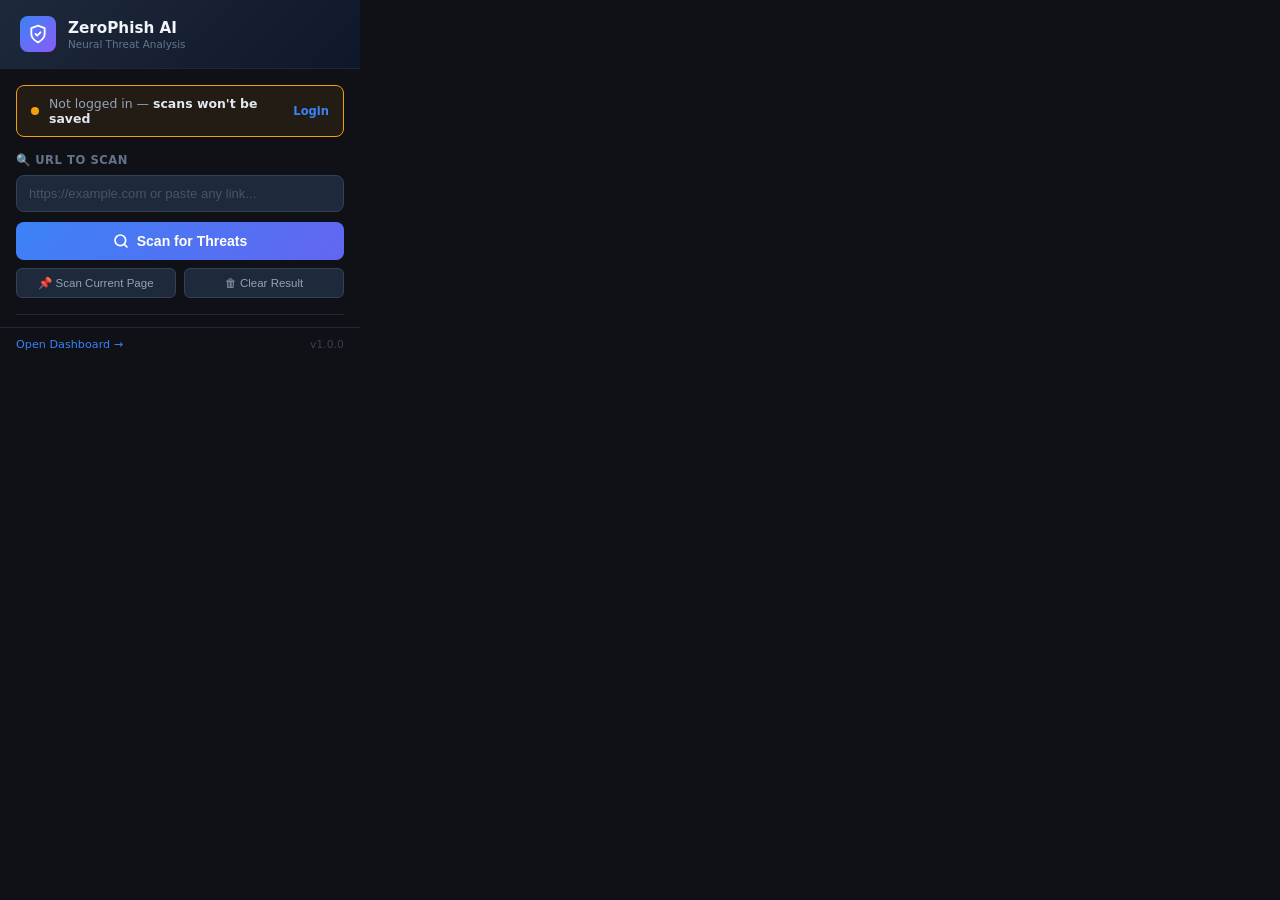
<file: extension/popup.html>
<!DOCTYPE html>
<html lang="en">
<head>
  <meta charset="UTF-8">
  <meta name="viewport" content="width=device-width, initial-scale=1.0">
  <title>ZeroPhish AI</title>
  <style>
    * { margin: 0; padding: 0; box-sizing: border-box; }

    body {
      width: 360px;
      min-height: 480px;
      font-family: 'Segoe UI', system-ui, -apple-system, sans-serif;
      background: #0f1117;
      color: #e2e8f0;
    }

    /* ── Header ── */
    .header {
      background: linear-gradient(135deg, #1e293b 0%, #0f172a 100%);
      padding: 16px 20px;
      border-bottom: 1px solid #1e293b;
      display: flex;
      align-items: center;
      gap: 12px;
    }
    .logo {
      width: 36px; height: 36px;
      background: linear-gradient(135deg, #3b82f6, #8b5cf6);
      border-radius: 8px;
      display: flex; align-items: center; justify-content: center;
    }
    .logo svg { width: 20px; height: 20px; }
    .brand-name { font-size: 0.95rem; font-weight: 700; color: #f1f5f9; }
    .brand-sub  { font-size: 0.65rem; color: #64748b; margin-top: 1px; }

    /* ── Token Status ── */
    .auth-banner {
      background: #1e293b;
      border: 1px solid #334155;
      border-radius: 8px;
      padding: 10px 14px;
      margin: 16px 16px 0;
      display: flex;
      align-items: center;
      gap: 10px;
      font-size: 0.78rem;
    }
    .auth-banner.logged-in { border-color: #10b981; background: rgba(16,185,129,0.08); }
    .auth-banner.logged-out { border-color: #f59e0b; background: rgba(245,158,11,0.08); }
    .auth-dot { width: 8px; height: 8px; border-radius: 50%; flex-shrink: 0; }
    .auth-dot.green { background: #10b981; }
    .auth-dot.yellow { background: #f59e0b; }
    .auth-text { flex: 1; color: #94a3b8; }
    .auth-text strong { color: #e2e8f0; }
    .btn-login-link {
      font-size: 0.72rem; color: #3b82f6; text-decoration: none;
      font-weight: 600; white-space: nowrap;
    }

    /* ── Scan Input ── */
    .scan-section { padding: 16px; }
    .scan-label { font-size: 0.72rem; color: #64748b; margin-bottom: 8px; font-weight: 600; letter-spacing: 0.05em; text-transform: uppercase; }
    .url-input-wrap { position: relative; }
    .url-input {
      width: 100%; padding: 10px 38px 10px 12px;
      background: #1e293b; border: 1px solid #334155; border-radius: 8px;
      color: #e2e8f0; font-size: 0.82rem; outline: none;
      transition: border-color 0.2s;
    }
    .url-input:focus { border-color: #3b82f6; }
    .url-input::placeholder { color: #475569; }
    .btn-clear-url {
      position: absolute; right: 10px; top: 50%; transform: translateY(-50%);
      background: none; border: none; color: #475569; cursor: pointer;
      font-size: 0.9rem; padding: 2px; display: none;
    }
    .btn-clear-url.visible { display: block; }

    .btn-scan {
      width: 100%; margin-top: 10px; padding: 11px;
      background: linear-gradient(135deg, #3b82f6, #6366f1);
      border: none; border-radius: 8px; color: white;
      font-size: 0.875rem; font-weight: 600; cursor: pointer;
      transition: opacity 0.2s, transform 0.1s;
      display: flex; align-items: center; justify-content: center; gap: 8px;
    }
    .btn-scan:hover { opacity: 0.92; }
    .btn-scan:active { transform: scale(0.98); }
    .btn-scan:disabled { opacity: 0.5; cursor: not-allowed; }

    .quick-btns { display: flex; gap: 8px; margin-top: 8px; }
    .btn-quick {
      flex: 1; padding: 7px; background: #1e293b; border: 1px solid #334155;
      border-radius: 6px; color: #94a3b8; font-size: 0.72rem; cursor: pointer;
      transition: all 0.15s; text-align: center;
    }
    .btn-quick:hover { border-color: #3b82f6; color: #3b82f6; }

    /* ── Result Card ── */
    .result-card {
      margin: 0 16px 16px;
      border-radius: 10px;
      border: 1px solid #334155;
      overflow: hidden;
      display: none;
    }
    .result-card.visible { display: block; }

    .result-header {
      padding: 14px 16px;
      display: flex; align-items: center; gap: 12px;
    }
    .result-header.safe    { background: rgba(16,185,129,0.12); }
    .result-header.low     { background: rgba(234,179,8,0.10); }
    .result-header.medium  { background: rgba(249,115,22,0.12); }
    .result-header.high    { background: rgba(239,68,68,0.12); }

    .risk-icon {
      width: 40px; height: 40px; border-radius: 50%;
      display: flex; align-items: center; justify-content: center; flex-shrink: 0;
    }
    .risk-icon.safe   { background: rgba(16,185,129,0.2); color: #10b981; }
    .risk-icon.low    { background: rgba(234,179,8,0.2); color: #eab308; }
    .risk-icon.medium { background: rgba(249,115,22,0.2); color: #f97316; }
    .risk-icon.high   { background: rgba(239,68,68,0.2); color: #ef4444; }

    .result-label { font-size: 0.7rem; color: #94a3b8; margin-bottom: 2px; }
    .result-verdict { font-size: 1rem; font-weight: 700; }
    .verdict-safe   { color: #10b981; }
    .verdict-low    { color: #eab308; }
    .verdict-medium { color: #f97316; }
    .verdict-high   { color: #ef4444; }

    .score-bar-wrap { margin: 12px 16px 0; }
    .score-bar-label { display: flex; justify-content: space-between; margin-bottom: 5px; font-size: 0.7rem; color: #64748b; }
    .score-bar-bg { height: 6px; background: #1e293b; border-radius: 99px; overflow: hidden; }
    .score-bar-fill { height: 100%; border-radius: 99px; transition: width 0.6s cubic-bezier(0.4,0,0.2,1); }
    .fill-safe   { background: linear-gradient(90deg, #10b981, #34d399); }
    .fill-low    { background: linear-gradient(90deg, #eab308, #fbbf24); }
    .fill-medium { background: linear-gradient(90deg, #f97316, #fb923c); }
    .fill-high   { background: linear-gradient(90deg, #ef4444, #f87171); }

    .result-details { padding: 12px 16px 14px; border-top: 1px solid #1e293b; }
    .detail-title { font-size: 0.7rem; color: #64748b; margin-bottom: 8px; font-weight: 600; text-transform: uppercase; letter-spacing: 0.04em; }
    .detail-text { font-size: 0.78rem; color: #94a3b8; line-height: 1.5; }

    .flag-list { display: flex; flex-wrap: wrap; gap: 5px; margin-top: 8px; }
    .flag-pill {
      padding: 3px 8px; border-radius: 99px; font-size: 0.68rem; font-weight: 500;
      background: rgba(239,68,68,0.12); color: #f87171; border: 1px solid rgba(239,68,68,0.2);
    }

    /* ── Loading ── */
    .loading-wrap {
      display: none; flex-direction: column; align-items: center;
      padding: 24px 16px; gap: 12px;
    }
    .loading-wrap.visible { display: flex; }
    .spinner {
      width: 36px; height: 36px;
      border: 3px solid #1e293b;
      border-top-color: #3b82f6;
      border-radius: 50%;
      animation: spin 0.8s linear infinite;
    }
    @keyframes spin { to { transform: rotate(360deg); } }
    .loading-text { font-size: 0.8rem; color: #64748b; }
    .loading-sub { font-size: 0.7rem; color: #475569; }

    /* ── Error ── */
    .error-box {
      display: none; margin: 0 16px 16px;
      background: rgba(239,68,68,0.1); border: 1px solid rgba(239,68,68,0.25);
      border-radius: 8px; padding: 10px 14px;
      font-size: 0.78rem; color: #f87171;
    }
    .error-box.visible { display: block; }

    /* ── Footer ── */
    .footer {
      padding: 10px 16px;
      border-top: 1px solid #1e293b;
      display: flex; justify-content: space-between; align-items: center;
    }
    .footer-link { font-size: 0.7rem; color: #3b82f6; text-decoration: none; }
    .footer-version { font-size: 0.68rem; color: #334155; }

    .divider { height: 1px; background: #1e293b; margin: 0 16px; }
  </style>
</head>
<body>

<!-- Header -->
<div class="header">
  <div class="logo">
    <svg viewBox="0 0 24 24" fill="none" stroke="white" stroke-width="2.2" stroke-linecap="round" stroke-linejoin="round">
      <path d="M12 22s8-4 8-10V5l-8-3-8 3v7c0 6 8 10 8 10z"/>
      <path d="m9 12 2 2 4-4"/>
    </svg>
  </div>
  <div>
    <div class="brand-name">ZeroPhish AI</div>
    <div class="brand-sub">Neural Threat Analysis</div>
  </div>
</div>

<!-- Auth Banner -->
<div class="auth-banner logged-out" id="auth-banner">
  <div class="auth-dot yellow" id="auth-dot"></div>
  <div class="auth-text" id="auth-text">Not logged in — <strong>scans won't be saved</strong></div>
  <a href="https://zerophish-ai-uxyb.onrender.com/login" target="_blank" class="btn-login-link" id="auth-action">Login</a>
</div>

<!-- Scan Section -->
<div class="scan-section">
  <div class="scan-label">🔍 URL to Scan</div>
  <div class="url-input-wrap">
    <input type="text" class="url-input" id="url-input" placeholder="https://example.com or paste any link...">
    <button class="btn-clear-url" id="btn-clear">✕</button>
  </div>

  <button class="btn-scan" id="btn-scan">
    <svg width="16" height="16" viewBox="0 0 24 24" fill="none" stroke="currentColor" stroke-width="2.5" stroke-linecap="round" stroke-linejoin="round">
      <circle cx="11" cy="11" r="8"/><line x1="21" y1="21" x2="16.65" y2="16.65"/>
    </svg>
    Scan for Threats
  </button>

  <div class="quick-btns">
    <button class="btn-quick" id="btn-current-tab">📌 Scan Current Page</button>
    <button class="btn-quick" id="btn-clear-result">🗑 Clear Result</button>
  </div>
</div>

<!-- Email Shield Section (Hidden by default) -->
<div id="email-shield-section" style="display: none; padding: 0 16px 16px;">
  <div style="background: rgba(59,130,246,0.1); border: 1px dashed rgba(59,130,246,0.3); border-radius: 8px; padding: 12px; display: flex; align-items: center; gap: 12px;">
    <div style="color: #3b82f6; font-size: 1.2rem;"><i class="fa-solid fa-envelope-shield"></i></div>
    <div style="flex: 1;">
      <div style="font-size: 0.75rem; font-weight: 700; color: #f1f5f9; margin-bottom: 2px;">Email Shield Active</div>
      <div style="font-size: 0.65rem; color: #94a3b8;">Detected Gmail/Outlook session.</div>
    </div>
    <button id="btn-scan-email" style="background: #3b82f6; border: none; border-radius: 4px; color: white; padding: 4px 10px; font-size: 0.7rem; font-weight: 700; cursor: pointer;">Scan Email</button>
  </div>
</div>

<div id="email-links-list" style="display: none; margin: 0 16px 16px; padding: 12px; background: #1e293b; border-radius: 8px; border: 1px solid #334155;">
  <div style="font-size: 0.65rem; font-weight: 700; color: #64748b; text-transform: uppercase; margin-bottom: 8px;">Links Found in Email</div>
  <div id="links-container" style="max-height: 120px; overflow-y: auto; font-size: 0.72rem;">
    <!-- Links will be injected here -->
  </div>
</div>

<div class="divider"></div>

<!-- Loading -->
<div class="loading-wrap" id="loading">
  <div class="spinner"></div>
  <div class="loading-text">Analyzing with Neural AI...</div>
  <div class="loading-sub">Checking 50+ threat databases</div>
</div>

<!-- Error -->
<div class="error-box" id="error-box"></div>

<!-- Result Card -->
<div style="height: 12px;"></div>
<div class="result-card" id="result-card">
  <div class="result-header" id="result-header">
    <div class="risk-icon" id="risk-icon">
      <svg width="20" height="20" viewBox="0 0 24 24" fill="none" stroke="currentColor" stroke-width="2.5" stroke-linecap="round" stroke-linejoin="round" id="risk-icon-svg">
        <path d="M12 22s8-4 8-10V5l-8-3-8 3v7c0 6 8 10 8 10z"/>
      </svg>
    </div>
    <div>
      <div class="result-label">Risk Assessment</div>
      <div class="result-verdict" id="result-verdict">Safe</div>
    </div>
  </div>

  <div class="score-bar-wrap">
    <div class="score-bar-label">
      <span>Threat Score</span>
      <span id="score-pct">0%</span>
    </div>
    <div class="score-bar-bg">
      <div class="score-bar-fill" id="score-bar" style="width: 0%;"></div>
    </div>
  </div>

  <div class="result-details">
    <div class="detail-title">AI Analysis</div>
    <div class="detail-text" id="result-details">No issues detected.</div>
    <div class="flag-list" id="flag-list"></div>
  </div>
</div>

<!-- Footer -->
<div class="footer">
  <a href="https://zerophish-ai-uxyb.onrender.com/dashboard" target="_blank" class="footer-link">Open Dashboard →</a>
  <span class="footer-version">v1.0.0</span>
</div>

<script src="popup.js"></script>
</body>
</html>
</file>
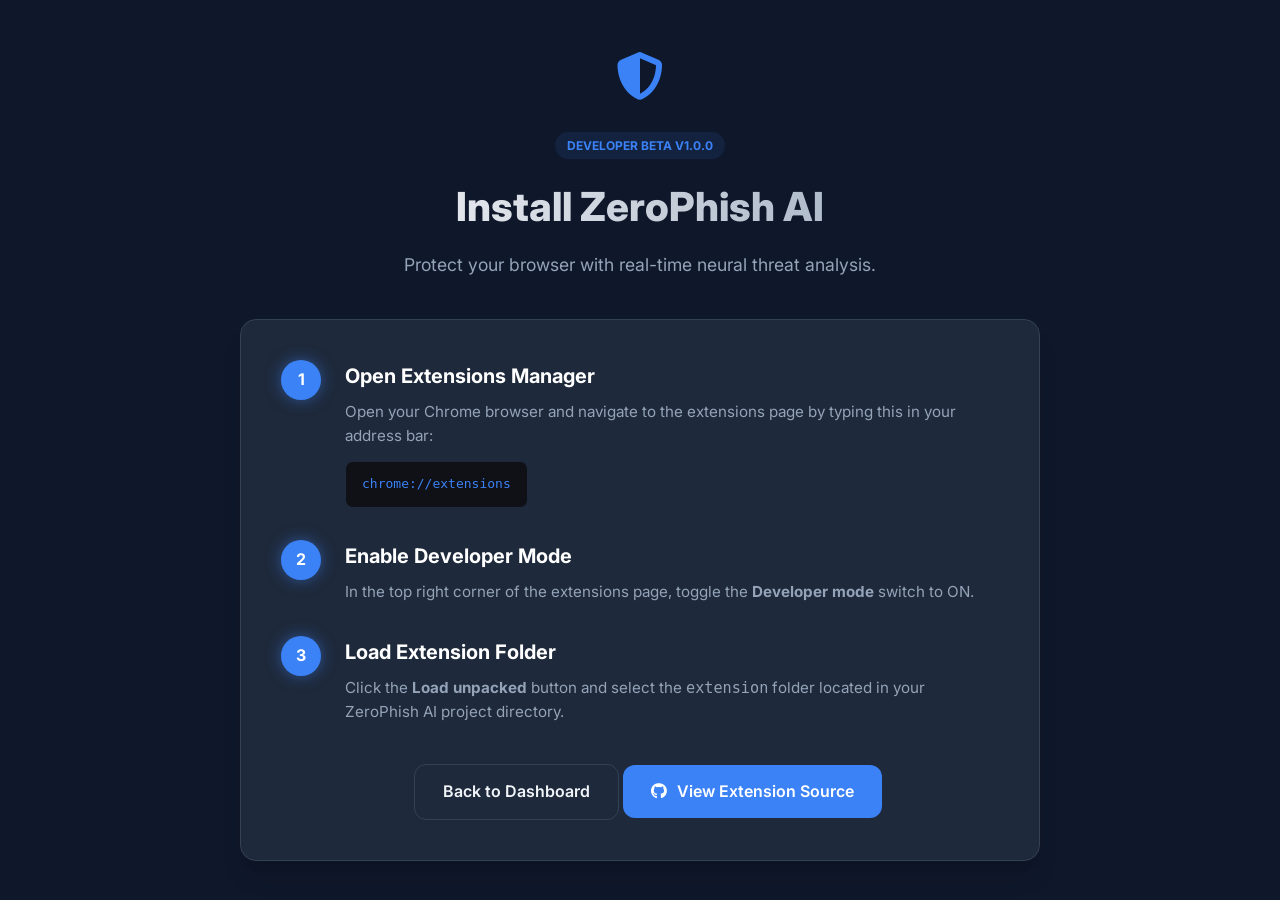
<file: app/templates/extension_guide.html>
<!DOCTYPE html>
<html lang="en">
<head>
    <meta charset="UTF-8">
    <meta name="viewport" content="width=device-width, initial-scale=1.0">
    <title>Install ZeroPhish Extension | ZeroPhish AI</title>
    <link rel="preconnect" href="https://fonts.googleapis.com">
    <link rel="preconnect" href="https://fonts.gstatic.com" crossorigin>
    <link href="https://fonts.googleapis.com/css2?family=Inter:wght@400;500;600;700;800&display=swap" rel="stylesheet">
    <link rel="stylesheet" href="https://cdnjs.cloudflare.com/ajax/libs/font-awesome/6.4.0/css/all.min.css">
    <style>
        :root {
            --primary: #3b82f6;
            --primary-dark: #2563eb;
            --bg: #0f172a;
            --card-bg: #1e293b;
            --text-main: #f1f5f9;
            --text-muted: #94a3b8;
            --border: #334155;
        }

        * { margin: 0; padding: 0; box-sizing: border-box; }
        body {
            font-family: 'Inter', sans-serif;
            background-color: var(--bg);
            color: var(--text-main);
            line-height: 1.6;
            display: flex;
            justify-content: center;
            align-items: center;
            min-height: 100vh;
            padding: 20px;
        }

        .container {
            max-width: 800px;
            width: 100%;
        }

        .header {
            text-align: center;
            margin-bottom: 40px;
        }

        .logo {
            font-size: 3rem;
            color: var(--primary);
            margin-bottom: 16px;
        }

        h1 {
            font-size: 2.5rem;
            font-weight: 800;
            margin-bottom: 12px;
            background: linear-gradient(to right, #fff, #94a3b8);
            -webkit-background-clip: text;
            -webkit-text-fill-color: transparent;
        }

        .header p {
            color: var(--text-muted);
            font-size: 1.1rem;
        }

        .card {
            background: var(--card-bg);
            border: 1px solid var(--border);
            border-radius: 16px;
            padding: 40px;
            box-shadow: 0 20px 25px -5px rgba(0, 0, 0, 0.1), 0 10px 10px -5px rgba(0, 0, 0, 0.04);
        }

        .step {
            display: flex;
            gap: 24px;
            margin-bottom: 32px;
        }

        .step-number {
            width: 40px;
            height: 40px;
            background: var(--primary);
            color: white;
            border-radius: 50%;
            display: flex;
            align-items: center;
            justify-content: center;
            font-weight: 700;
            flex-shrink: 0;
            box-shadow: 0 0 15px rgba(59, 130, 246, 0.5);
        }

        .step-content h3 {
            font-size: 1.25rem;
            margin-bottom: 8px;
            color: white;
        }

        .step-content p {
            color: var(--text-muted);
            font-size: 0.95rem;
        }

        .code-box {
            background: #0f1117;
            padding: 12px 16px;
            border-radius: 8px;
            font-family: monospace;
            color: var(--primary);
            margin-top: 12px;
            display: inline-block;
            border: 1px solid #1e293b;
        }

        .btn-container {
            text-align: center;
            margin-top: 40px;
        }

        .btn {
            display: inline-flex;
            align-items: center;
            gap: 10px;
            background: var(--primary);
            color: white;
            padding: 14px 28px;
            border-radius: 12px;
            text-decoration: none;
            font-weight: 600;
            transition: all 0.2s;
        }

        .btn:hover {
            background: var(--primary-dark);
            transform: translateY(-2px);
            box-shadow: 0 10px 15px -3px rgba(0, 0, 0, 0.1);
        }

        .btn-outline {
            background: transparent;
            border: 1px solid var(--border);
            color: var(--text-main);
            margin-left: 16px;
        }

        .btn-outline:hover {
            background: rgba(255,255,255,0.05);
            border-color: var(--text-muted);
        }

        .badge {
            background: rgba(59, 130, 246, 0.1);
            color: var(--primary);
            padding: 4px 12px;
            border-radius: 99px;
            font-size: 0.75rem;
            font-weight: 700;
            text-transform: uppercase;
            margin-bottom: 16px;
            display: inline-block;
        }
    </style>
</head>
<body>

<div class="container">
    <div class="header">
        <div class="logo"><i class="fa-solid fa-shield-halved"></i></div>
        <span class="badge">Developer Beta v1.0.0</span>
        <h1>Install ZeroPhish AI</h1>
        <p>Protect your browser with real-time neural threat analysis.</p>
    </div>

    <div class="card">
        <div class="step">
            <div class="step-number">1</div>
            <div class="step-content">
                <h3>Open Extensions Manager</h3>
                <p>Open your Chrome browser and navigate to the extensions page by typing this in your address bar:</p>
                <div class="code-box">chrome://extensions</div>
            </div>
        </div>

        <div class="step">
            <div class="step-number">2</div>
            <div class="step-content">
                <h3>Enable Developer Mode</h3>
                <p>In the top right corner of the extensions page, toggle the <strong>Developer mode</strong> switch to ON.</p>
            </div>
        </div>

        <div class="step">
            <div class="step-number">3</div>
            <div class="step-content">
                <h3>Load Extension Folder</h3>
                <p>Click the <strong>Load unpacked</strong> button and select the <code>extension</code> folder located in your ZeroPhish AI project directory.</p>
            </div>
        </div>

        <div class="btn-container">
            <a href="/dashboard" class="btn btn-outline">Back to Dashboard</a>
            <a href="https://github.com/Sharif4266/ZeroPhish-AI" target="_blank" class="btn">
                <i class="fa-brands fa-github"></i>
                View Extension Source
            </a>
        </div>
    </div>
</div>

</body>
</html>
</file>
